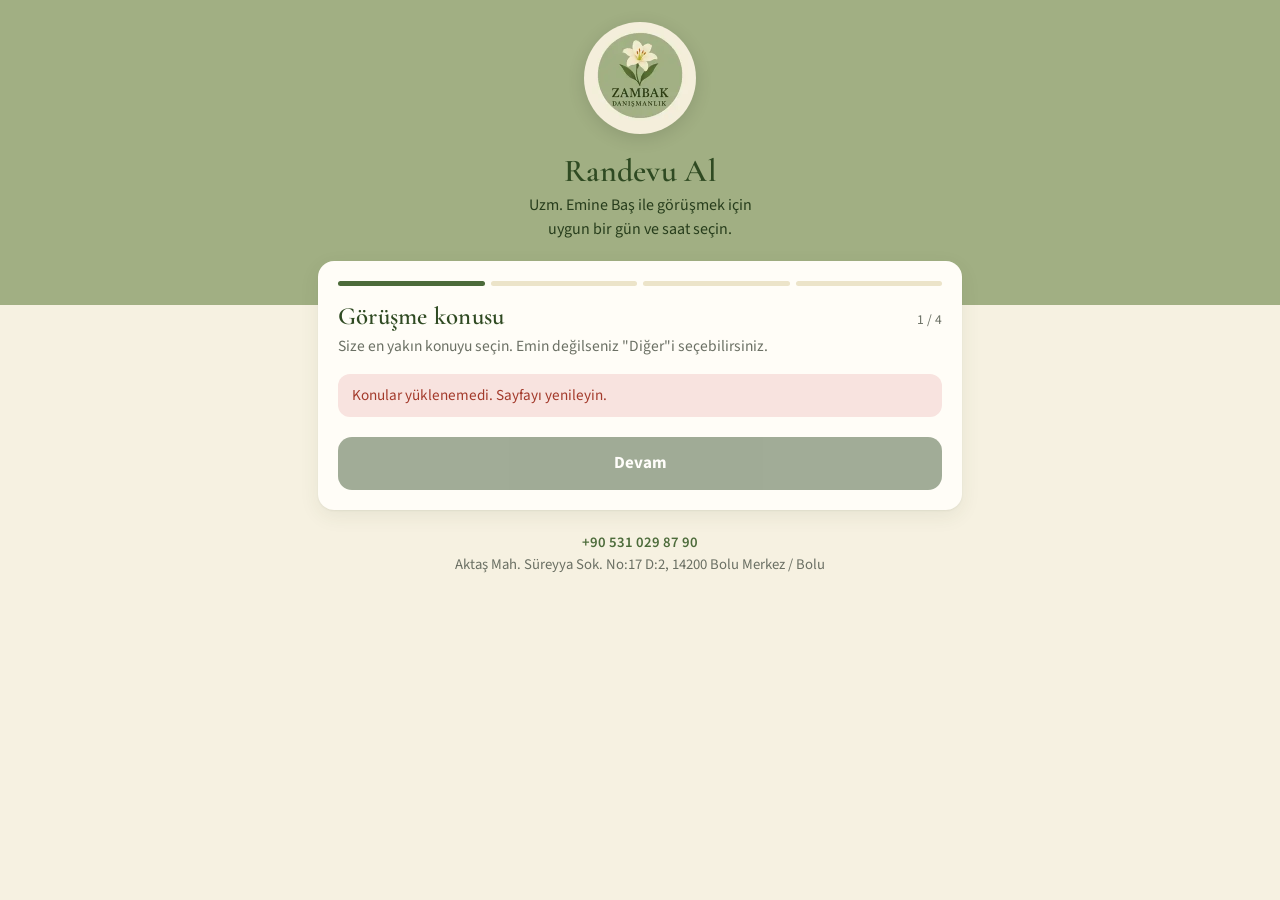
<file: index.html>
<!DOCTYPE html>
<html lang="tr">
<head>
<meta charset="utf-8">
<meta name="viewport" content="width=device-width, initial-scale=1, viewport-fit=cover">
<title>Randevu Al · Zambak Danışmanlık</title>
<meta name="description" content="Zambak Danışmanlık – Bolu. Rehberlik ve psikolojik danışmanlık için online randevu.">
<meta name="theme-color" content="#a1af83">
<link rel="icon" href="/favicon.ico" sizes="any">
<link rel="icon" type="image/png" href="/icon-192.png">
<link rel="apple-touch-icon" href="/apple-touch-icon.jpg">
<link rel="manifest" href="/manifest.webmanifest">
<link rel="preconnect" href="https://fonts.googleapis.com">
<link rel="preconnect" href="https://fonts.gstatic.com" crossorigin>
<link href="https://fonts.googleapis.com/css2?family=Cormorant+Garamond:wght@500;600;700&family=Source+Sans+3:wght@400;600;700&display=swap" rel="stylesheet">
<link rel="stylesheet" href="/styles.css">
</head>
<body>
<header class="ust">
  <div class="kap">
    <img src="/logo.webp" alt="Zambak Danışmanlık logosu" width="112" height="112">
    <h1>Randevu Al</h1>
    <p>Uzm. <span id="uzman-adi">Emine Baş</span> ile görüşmek için uygun bir gün ve saat seçin.</p>
  </div>
</header>

<main class="kap">
  <section class="kart" id="sihirbaz">
    <div class="adimlar" aria-hidden="true"><span></span><span></span><span></span><span></span></div>

    <!-- Adım 1: Konu -->
    <div data-adim="1">
      <div class="adim-baslik"><h2>Görüşme konusu</h2><span class="adim-no">1 / 4</span></div>
      <p class="aciklama">Size en yakın konuyu seçin. Emin değilseniz "Diğer"i seçebilirsiniz.</p>
      <div id="konular"><div class="yukleniyor">Konular yükleniyor…</div></div>
      <div class="alt-cubuk"><button class="btn" id="ileri-1" disabled>Devam</button></div>
    </div>

    <!-- Adım 2: Tarih ve saat -->
    <div data-adim="2" class="gizli">
      <div class="adim-baslik"><h2>Gün ve saat</h2><span class="adim-no">2 / 4</span></div>
      <p class="aciklama">Görüşmeler yaklaşık <span id="seans-sure">60</span> dakika sürer.</p>
      <div class="gunler" id="gunler"><div class="yukleniyor">Takvim yükleniyor…</div></div>
      <div id="saatler-kap"></div>
      <div class="alt-cubuk">
        <button class="btn ikincil" data-geri="1">Geri</button>
        <button class="btn" id="ileri-2" disabled>Devam</button>
      </div>
    </div>

    <!-- Adım 3: Ön bilgi -->
    <form data-adim="3" class="gizli" id="form" novalidate>
      <div class="adim-baslik"><h2>Ön bilgiler</h2><span class="adim-no">3 / 4</span></div>
      <p class="aciklama">Bu bilgiler yalnızca uzmanımız tarafından görülür ve görüşmeye hazırlıklı gelmesine yardımcı olur.</p>

      <label>Randevu kimin için?</label>
      <div class="secenekler" id="kimin">
        <button type="button" class="cip" data-deger="cocuk">Çocuğum için</button>
        <button type="button" class="cip" data-deger="ergen">Ergen çocuğum için</button>
        <button type="button" class="cip" data-deger="yetiskin">Kendim için</button>
        <button type="button" class="cip" data-deger="cift_aile">Çift / Aile olarak</button>
      </div>

      <div class="satir">
        <div>
          <label for="danisan">Danışanın adı soyadı</label>
          <input type="text" id="danisan" maxlength="120" autocomplete="off" required>
        </div>
        <div>
          <label for="yas">Yaşı <small>(isteğe bağlı)</small></label>
          <input type="number" id="yas" min="0" max="120" inputmode="numeric">
        </div>
      </div>

      <div id="okul-alani" class="gizli">
        <label for="okul">Okulu ve sınıfı <small>(isteğe bağlı)</small></label>
        <input type="text" id="okul" maxlength="60" placeholder="Örn. 6. sınıf">
      </div>

      <div id="veli-alani">
        <label for="iletisim-adi">Sizin adınız soyadınız <small id="veli-etiket">(veli)</small></label>
        <input type="text" id="iletisim-adi" maxlength="120" autocomplete="name" required>
      </div>

      <div class="satir">
        <div>
          <label for="telefon">Telefon</label>
          <input type="tel" id="telefon" maxlength="20" autocomplete="tel" placeholder="05xx xxx xx xx" required>
        </div>
        <div>
          <label for="eposta">E-posta <small>(isteğe bağlı)</small></label>
          <input type="email" id="eposta" maxlength="160" autocomplete="email">
        </div>
      </div>

      <label for="neden">Kısaca başvuru nedeniniz</label>
      <textarea id="neden" maxlength="3000" placeholder="Ne zamandır, hangi durumlarda yaşanıyor, sizi en çok ne düşündürüyor?"></textarea>

      <label>Daha önce psikolojik destek ya da danışmanlık alındı mı?</label>
      <div class="secenekler" id="destek">
        <button type="button" class="cip" data-deger="evet">Evet</button>
        <button type="button" class="cip" data-deger="hayir">Hayır</button>
      </div>
      <div id="destek-not-alani" class="gizli">
        <label for="destek-not">Kısaca nereden ve ne zaman? <small>(isteğe bağlı)</small></label>
        <input type="text" id="destek-not" maxlength="1000">
      </div>

      <label class="onay">
        <input type="checkbox" id="kvkk">
        <span>Paylaştığım kişisel verilerin ve sağlık bilgilerinin, randevu ve danışmanlık hizmeti amacıyla Zambak Danışmanlık tarafından işlenmesine açık rıza veriyorum.</span>
      </label>
      <details>
        <summary>Aydınlatma metni</summary>
        <p>6698 sayılı Kişisel Verilerin Korunması Kanunu kapsamında; bu formda paylaştığınız kimlik, iletişim ve sağlık bilgileri yalnızca randevunuzun planlanması ve danışmanlık hizmetinin sunulması amacıyla, veri sorumlusu Zambak Danışmanlık tarafından işlenir. Bilgileriniz yalnızca uzmanımız tarafından görüntülenir, üçüncü kişilerle paylaşılmaz. Kanunun 11. maddesindeki haklarınız için bizimle iletişime geçebilirsiniz.</p>
      </details>

      <div class="hata gizli" id="form-hata"></div>
      <div class="alt-cubuk">
        <button type="button" class="btn ikincil" data-geri="2">Geri</button>
        <button type="submit" class="btn">Devam</button>
      </div>
    </form>

    <!-- Adım 4: Onay -->
    <div data-adim="4" class="gizli">
      <div class="adim-baslik"><h2>Kontrol edin</h2><span class="adim-no">4 / 4</span></div>
      <div class="ozet" id="ozet"></div>
      <div class="hata gizli" id="gonder-hata"></div>
      <div class="alt-cubuk">
        <button class="btn ikincil" data-geri="3">Düzenle</button>
        <button class="btn" id="gonder">Randevuyu talep et</button>
      </div>
    </div>

    <!-- Başarılı -->
    <div data-adim="5" class="gizli basari">
      <div class="ikon">✓</div>
      <h2>Randevu talebiniz alındı</h2>
      <p id="basari-metin" class="aciklama"></p>
      <p class="aciklama">Uzmanımız randevunuzu onaylamak için sizi arayacaktır. Değişiklik için bizi arayabilirsiniz.</p>
      <div class="alt-cubuk"><a class="btn ikincil" href="/">Yeni randevu</a></div>
    </div>
  </section>

  <p class="iletisim">
    <a id="tel-link" href="tel:+905310298790">+90 531 029 87 90</a><br>
    <span id="adres">Aktaş Mah. Süreyya Sok. No:17 D:2, Bolu Merkez</span>
  </p>
</main>

<script src="/config.js"></script>
<script src="/app.js"></script>
</body>
</html>
</file>
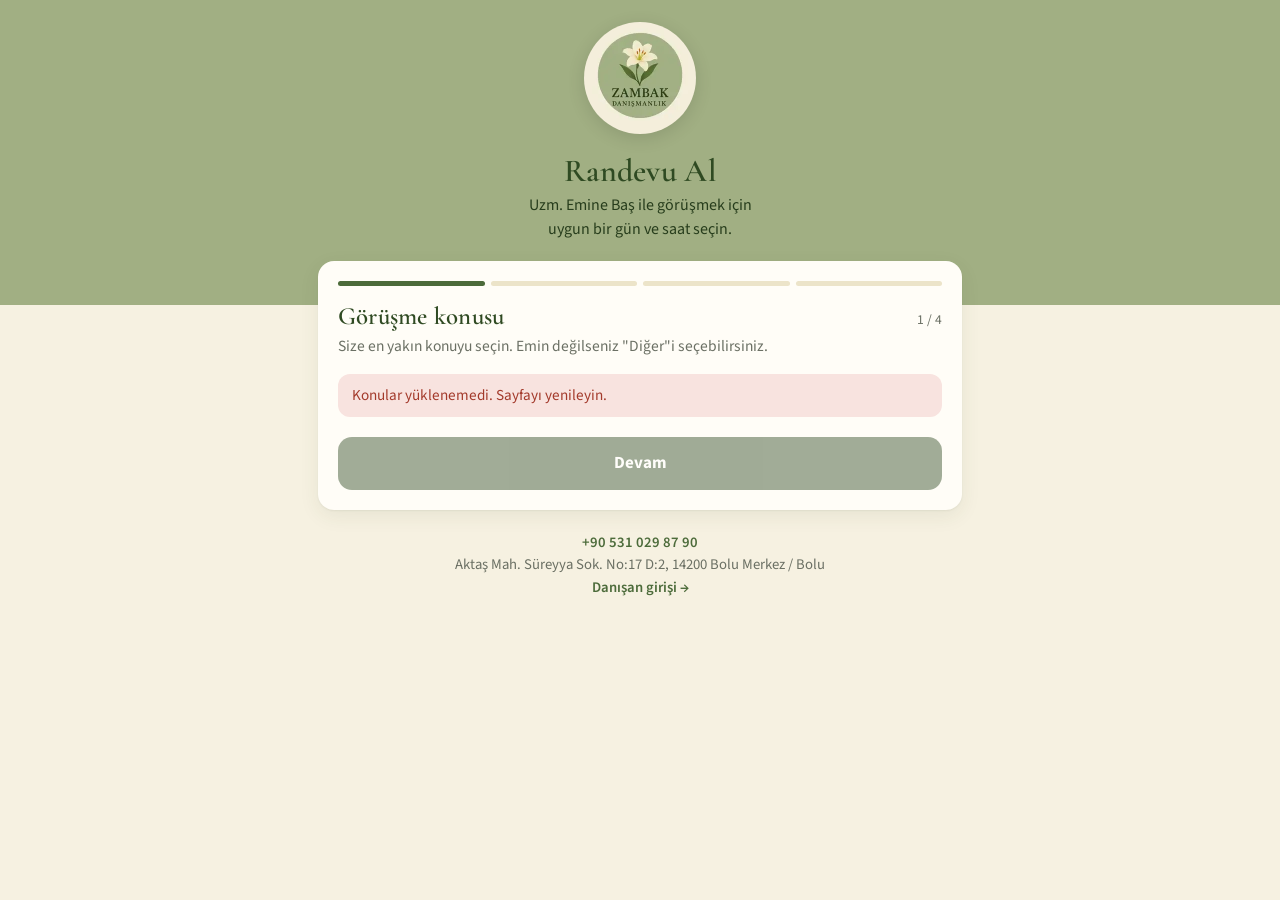
<file: public/index.html>
<!DOCTYPE html>
<html lang="tr">
<head>
<meta charset="utf-8">
<meta name="viewport" content="width=device-width, initial-scale=1, viewport-fit=cover">
<title>Randevu Al · Zambak Danışmanlık</title>
<meta name="description" content="Zambak Danışmanlık – Bolu. Rehberlik ve psikolojik danışmanlık için online randevu.">
<meta name="theme-color" content="#a1af83">
<link rel="icon" href="/favicon.ico" sizes="any">
<link rel="icon" type="image/png" href="/icon-192.png">
<link rel="apple-touch-icon" href="/apple-touch-icon.jpg">
<link rel="manifest" href="/manifest.webmanifest">
<link rel="preconnect" href="https://fonts.googleapis.com">
<link rel="preconnect" href="https://fonts.gstatic.com" crossorigin>
<link href="https://fonts.googleapis.com/css2?family=Cormorant+Garamond:wght@500;600;700&family=Source+Sans+3:wght@400;600;700&display=swap" rel="stylesheet">
<link rel="stylesheet" href="/styles.css">
</head>
<body>
<header class="ust">
  <div class="kap">
    <img src="/logo.webp" alt="Zambak Danışmanlık logosu" width="112" height="112">
    <h1>Randevu Al</h1>
    <p>Uzm. <span id="uzman-adi">Emine Baş</span> ile görüşmek için uygun bir gün ve saat seçin.</p>
  </div>
</header>

<main class="kap">
  <section class="kart" id="sihirbaz">
    <div class="adimlar" aria-hidden="true"><span></span><span></span><span></span><span></span></div>

    <!-- Adım 1: Konu -->
    <div data-adim="1">
      <div class="adim-baslik"><h2>Görüşme konusu</h2><span class="adim-no">1 / 4</span></div>
      <p class="aciklama">Size en yakın konuyu seçin. Emin değilseniz "Diğer"i seçebilirsiniz.</p>
      <div id="konular"><div class="yukleniyor">Konular yükleniyor…</div></div>
      <div class="alt-cubuk"><button class="btn" id="ileri-1" disabled>Devam</button></div>
    </div>

    <!-- Adım 2: Tarih ve saat -->
    <div data-adim="2" class="gizli">
      <div class="adim-baslik"><h2>Gün ve saat</h2><span class="adim-no">2 / 4</span></div>
      <p class="aciklama">Görüşmeler yaklaşık <span id="seans-sure">60</span> dakika sürer.</p>
      <div class="gunler" id="gunler"><div class="yukleniyor">Takvim yükleniyor…</div></div>
      <div id="saatler-kap"></div>
      <div class="alt-cubuk">
        <button class="btn ikincil" data-geri="1">Geri</button>
        <button class="btn" id="ileri-2" disabled>Devam</button>
      </div>
    </div>

    <!-- Adım 3: Ön bilgi -->
    <form data-adim="3" class="gizli" id="form" novalidate>
      <div class="adim-baslik"><h2>Ön bilgiler</h2><span class="adim-no">3 / 4</span></div>
      <p class="aciklama">Bu bilgiler yalnızca uzmanımız tarafından görülür ve görüşmeye hazırlıklı gelmesine yardımcı olur.</p>

      <label>Randevu kimin için?</label>
      <div class="secenekler" id="kimin">
        <button type="button" class="cip" data-deger="cocuk">Çocuğum için</button>
        <button type="button" class="cip" data-deger="ergen">Ergen çocuğum için</button>
        <button type="button" class="cip" data-deger="yetiskin">Kendim için</button>
        <button type="button" class="cip" data-deger="cift_aile">Çift / Aile olarak</button>
      </div>

      <div class="satir">
        <div>
          <label for="danisan">Danışanın adı soyadı</label>
          <input type="text" id="danisan" maxlength="120" autocomplete="off" required>
        </div>
        <div>
          <label for="yas">Yaşı <small>(isteğe bağlı)</small></label>
          <input type="number" id="yas" min="0" max="120" inputmode="numeric">
        </div>
      </div>

      <div id="okul-alani" class="gizli">
        <label for="okul">Okulu ve sınıfı <small>(isteğe bağlı)</small></label>
        <input type="text" id="okul" maxlength="60" placeholder="Örn. 6. sınıf">
      </div>

      <div id="veli-alani">
        <label for="iletisim-adi">Sizin adınız soyadınız <small id="veli-etiket">(veli)</small></label>
        <input type="text" id="iletisim-adi" maxlength="120" autocomplete="name" required>
      </div>

      <div class="satir">
        <div>
          <label for="telefon">Telefon</label>
          <input type="tel" id="telefon" maxlength="20" autocomplete="tel" placeholder="05xx xxx xx xx" required>
        </div>
        <div>
          <label for="eposta">E-posta <small>(isteğe bağlı)</small></label>
          <input type="email" id="eposta" maxlength="160" autocomplete="email">
        </div>
      </div>

      <label for="neden">Kısaca başvuru nedeniniz</label>
      <textarea id="neden" maxlength="3000" placeholder="Ne zamandır, hangi durumlarda yaşanıyor, sizi en çok ne düşündürüyor?"></textarea>

      <label>Daha önce psikolojik destek ya da danışmanlık alındı mı?</label>
      <div class="secenekler" id="destek">
        <button type="button" class="cip" data-deger="evet">Evet</button>
        <button type="button" class="cip" data-deger="hayir">Hayır</button>
      </div>
      <div id="destek-not-alani" class="gizli">
        <label for="destek-not">Kısaca nereden ve ne zaman? <small>(isteğe bağlı)</small></label>
        <input type="text" id="destek-not" maxlength="1000">
      </div>

      <label class="onay">
        <input type="checkbox" id="kvkk">
        <span>Paylaştığım kişisel verilerin ve sağlık bilgilerinin, randevu ve danışmanlık hizmeti amacıyla Zambak Danışmanlık tarafından işlenmesine açık rıza veriyorum.</span>
      </label>
      <details>
        <summary>Aydınlatma metni</summary>
        <p>6698 sayılı Kişisel Verilerin Korunması Kanunu kapsamında; bu formda paylaştığınız kimlik, iletişim ve sağlık bilgileri yalnızca randevunuzun planlanması ve danışmanlık hizmetinin sunulması amacıyla, veri sorumlusu Zambak Danışmanlık tarafından işlenir. Bilgileriniz yalnızca uzmanımız tarafından görüntülenir, üçüncü kişilerle paylaşılmaz. Kanunun 11. maddesindeki haklarınız için bizimle iletişime geçebilirsiniz.</p>
      </details>

      <div class="hata gizli" id="form-hata"></div>
      <div class="alt-cubuk">
        <button type="button" class="btn ikincil" data-geri="2">Geri</button>
        <button type="submit" class="btn">Devam</button>
      </div>
    </form>

    <!-- Adım 4: Onay -->
    <div data-adim="4" class="gizli">
      <div class="adim-baslik"><h2>Kontrol edin</h2><span class="adim-no">4 / 4</span></div>
      <div class="ozet" id="ozet"></div>
      <div class="hata gizli" id="gonder-hata"></div>
      <div class="alt-cubuk">
        <button class="btn ikincil" data-geri="3">Düzenle</button>
        <button class="btn" id="gonder">Randevuyu talep et</button>
      </div>
    </div>

    <!-- Başarılı -->
    <div data-adim="5" class="gizli basari">
      <div class="ikon">✓</div>
      <h2>Randevu talebiniz alındı</h2>
      <p id="basari-metin" class="aciklama"></p>
      <p class="aciklama">Uzmanımız randevunuzu onaylamak için sizi arayacaktır. Değişiklik için bizi arayabilirsiniz.</p>
      <div class="alt-cubuk"><a class="btn ikincil" href="/">Yeni randevu</a></div>
    </div>
  </section>

  <p class="iletisim">
    <a id="tel-link" href="tel:+905310298790">+90 531 029 87 90</a><br>
    <span id="adres">Aktaş Mah. Süreyya Sok. No:17 D:2, Bolu Merkez</span>
    <br><a class="danisan-link" href="/danisan">Danışan girişi →</a>
  </p>
</main>

<script src="/config.js"></script>
<script src="/app.js"></script>
</body>
</html>
</file>
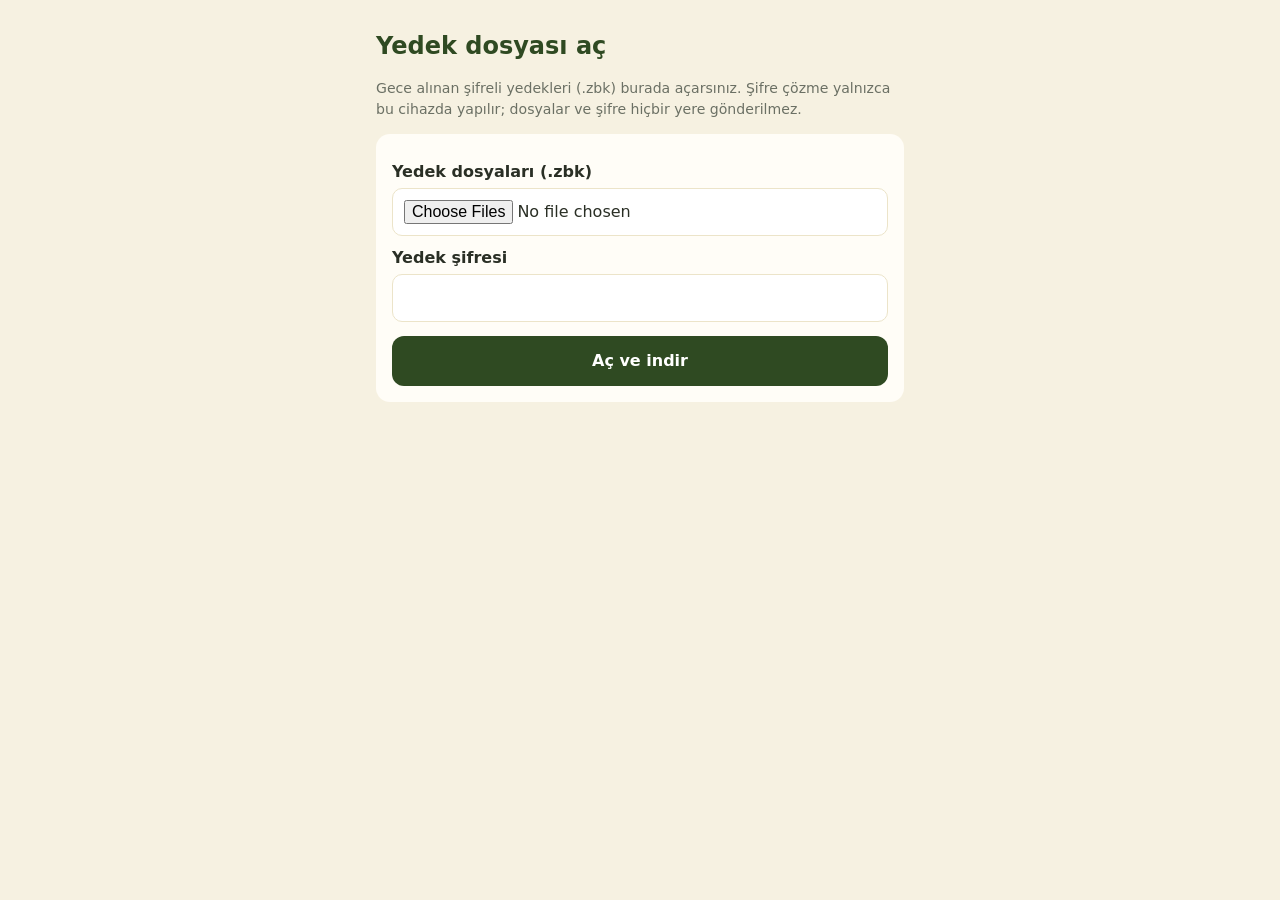
<file: public/yedek-ac.html>
<!DOCTYPE html>
<html lang="tr">
<head>
<meta charset="utf-8">
<meta name="viewport" content="width=device-width, initial-scale=1">
<title>Yedek Aç · Zambak Danışmanlık</title>
<meta name="robots" content="noindex, nofollow">
<link rel="icon" href="/favicon.ico" sizes="any">
<style>
  :root{--krem-koyu:#ece4c9;--yesil:#2f4a22;--metin:#2a2f25;--soluk:#6b7064}
  *{box-sizing:border-box}
  body{margin:0;background:#f6f1e1;font-family:system-ui,sans-serif;color:var(--metin);line-height:1.5}
  main{max-width:560px;margin:0 auto;padding:20px 16px}
  h1{color:var(--yesil);font-size:1.5rem;margin:8px 0}
  .kutu{background:#fffdf7;border-radius:14px;padding:16px;margin:12px 0}
  label{display:block;font-weight:600;margin:10px 0 4px}
  input{width:100%;padding:11px;border:1.5px solid var(--krem-koyu);border-radius:10px;font:inherit;background:#fff}
  .btn{margin-top:14px;border:0;border-radius:12px;background:var(--yesil);color:#fff;font:inherit;font-weight:700;padding:13px;width:100%;cursor:pointer}
  .not{color:var(--soluk);font-size:.88rem}
  #sonuc li{margin:4px 0}
  .hata{color:#a33}
</style>
</head>
<body>
<main>
  <h1>Yedek dosyası aç</h1>
  <p class="not">Gece alınan şifreli yedekleri (.zbk) burada açarsınız. Şifre çözme yalnızca bu cihazda yapılır; dosyalar ve şifre hiçbir yere gönderilmez.</p>
  <div class="kutu">
    <label for="dosyalar">Yedek dosyaları (.zbk)</label>
    <input type="file" id="dosyalar" accept=".zbk" multiple>
    <label for="sifre">Yedek şifresi</label>
    <input type="password" id="sifre" autocomplete="off">
    <button class="btn" id="ac">Aç ve indir</button>
  </div>
  <ul id="sonuc"></ul>
</main>
<script>
const enc = new TextEncoder(), dec = new TextDecoder();
async function coz(buf, sifre) {
  const d = new Uint8Array(buf);
  if (dec.decode(d.slice(0, 4)) !== "ZBK1") throw new Error("Zambak yedek dosyası değil");
  const ham = await crypto.subtle.importKey("raw", enc.encode(sifre), "PBKDF2", false, ["deriveKey"]);
  const anahtar = await crypto.subtle.deriveKey(
    { name: "PBKDF2", salt: d.slice(4, 20), iterations: 200000, hash: "SHA-256" },
    ham, { name: "AES-GCM", length: 256 }, false, ["decrypt"]);
  let duz;
  try { duz = new Uint8Array(await crypto.subtle.decrypt({ name: "AES-GCM", iv: d.slice(20, 32) }, anahtar, d.slice(32))); }
  catch { throw new Error("Şifre yanlış ya da dosya bozuk"); }
  const n = new DataView(duz.buffer).getUint32(0);
  return { baslik: JSON.parse(dec.decode(duz.slice(4, 4 + n))), icerik: duz.slice(4 + n) };
}
function indir(ad, veri, tip) {
  const a = document.createElement("a");
  a.href = URL.createObjectURL(new Blob([veri], { type: tip || "application/octet-stream" }));
  a.download = ad.split("/").pop(); document.body.appendChild(a); a.click(); a.remove();
}
document.getElementById("ac").onclick = async () => {
  const dosyalar = [...document.getElementById("dosyalar").files];
  const sifre = document.getElementById("sifre").value.trim();
  const ul = document.getElementById("sonuc"); ul.innerHTML = "";
  if (!dosyalar.length || !sifre) { ul.innerHTML = '<li class="hata">Dosya seçin ve şifreyi yazın.</li>'; return; }
  for (const f of dosyalar) {
    const li = document.createElement("li"); li.textContent = f.name + " açılıyor…"; ul.appendChild(li);
    try {
      const { baslik, icerik } = await coz(await f.arrayBuffer(), sifre);
      indir(baslik.ad, icerik, baslik.tip || (baslik.tur === "veri" ? "application/json" : ""));
      let ek = "";
      if (baslik.tur === "veri") {
        const j = JSON.parse(dec.decode(icerik));
        const t = j.tablolar || {};
        ek = " · " + (t["public.clients"] || []).length + " danışan, " + (t["public.appointments"] || []).length + " randevu, " + (t["public.sessions"] || []).length + " görüşme";
      }
      li.textContent = "✓ " + baslik.ad.split("/").pop() + ek;
    } catch (e) { li.className = "hata"; li.textContent = "✗ " + f.name + ": " + e.message; }
  }
};
</script>
</body>
</html>
</file>
<file: styles.css>
:root{
  --krem:#f6f1e1;
  --krem-koyu:#ece4c9;
  --ada:#a1af83;
  --ada-acik:#dfe5d1;
  --yesil:#2f4a22;
  --yesil-orta:#4c6b3a;
  --metin:#2a2f25;
  --soluk:#6b7064;
  --beyaz:#fffdf7;
  --kirmizi:#a33a2b;
  --golge:0 1px 2px rgba(47,74,34,.06),0 6px 20px rgba(47,74,34,.08);
  --r:16px;
}
*{box-sizing:border-box}
html,body{margin:0}
body{
  font-family:"Source Sans 3",system-ui,-apple-system,"Segoe UI",Roboto,sans-serif;
  background:var(--krem);color:var(--metin);font-size:17px;line-height:1.5;
  -webkit-font-smoothing:antialiased;
}
h1,h2,h3{font-family:"Cormorant Garamond",Georgia,serif;color:var(--yesil);margin:0;font-weight:600;letter-spacing:.01em}
h1{font-size:2rem;line-height:1.1}
h2{font-size:1.55rem;line-height:1.15}
h3{font-size:1.2rem}
a{color:var(--yesil-orta)}
.kap{max-width:680px;margin:0 auto;padding:0 18px}

/* Üst bölüm */
.ust{background:var(--ada);padding:22px 0 64px;text-align:center;color:var(--yesil)}
.ust img{width:112px;height:112px;border-radius:50%;box-shadow:0 4px 18px rgba(0,0,0,.12);background:var(--krem)}
.ust h1{margin-top:10px}
.ust p{margin:.35rem auto 0;max-width:30ch;color:#273d1c;font-size:1rem}

.kart{background:var(--beyaz);border-radius:var(--r);box-shadow:var(--golge);padding:20px;margin:-44px auto 18px;position:relative}
.kart + .kart{margin-top:0}

/* Adım göstergesi */
.adimlar{display:flex;gap:6px;margin-bottom:16px}
.adimlar span{flex:1;height:5px;border-radius:5px;background:var(--krem-koyu)}
.adimlar span.aktif{background:var(--yesil-orta)}
.adim-baslik{display:flex;justify-content:space-between;align-items:baseline;gap:8px;margin-bottom:4px}
.adim-no{font-size:.85rem;color:var(--soluk);white-space:nowrap}
.aciklama{color:var(--soluk);margin:.2rem 0 1rem;font-size:.97rem}

/* Konu seçimi */
.kategori{margin:14px 0 6px;font-size:.8rem;font-weight:700;text-transform:uppercase;letter-spacing:.08em;color:var(--yesil-orta)}
.secenekler{display:flex;flex-wrap:wrap;gap:8px}
.cip{
  border:1.5px solid var(--krem-koyu);background:var(--beyaz);color:var(--metin);
  padding:9px 14px;border-radius:999px;font:inherit;font-size:.95rem;cursor:pointer;text-align:left;
  transition:border-color .15s,background .15s;
}
.cip:hover{border-color:var(--ada)}
.cip.secili{background:var(--yesil);border-color:var(--yesil);color:#fff}

/* Tarih şeridi */
.gunler{display:flex;gap:8px;overflow-x:auto;padding:4px 2px 10px;scroll-snap-type:x mandatory;-webkit-overflow-scrolling:touch}
.gun{
  flex:0 0 66px;scroll-snap-align:start;border:1.5px solid var(--krem-koyu);background:var(--beyaz);
  border-radius:14px;padding:8px 4px;text-align:center;cursor:pointer;font:inherit;color:var(--metin)
}
.gun .ad{font-size:.78rem;color:var(--soluk);display:block}
.gun .no{font-size:1.4rem;font-weight:700;display:block;line-height:1.2}
.gun .ay{font-size:.75rem;display:block}
.gun .say{font-size:.7rem;color:var(--yesil-orta);display:block;margin-top:2px}
.gun.dolu{opacity:.4;cursor:not-allowed}
.gun.dolu .say{color:var(--soluk)}
.gun.secili{background:var(--yesil);border-color:var(--yesil);color:#fff}
.gun.secili .ad,.gun.secili .say{color:#e6eedb}
.saatler{display:grid;grid-template-columns:repeat(auto-fill,minmax(84px,1fr));gap:8px;margin-top:8px}
.saat{border:1.5px solid var(--ada);background:var(--ada-acik);color:var(--yesil);border-radius:12px;padding:10px 0;font:inherit;font-weight:600;cursor:pointer}
.saat.secili{background:var(--yesil);border-color:var(--yesil);color:#fff}
.bos{color:var(--soluk);font-size:.95rem;padding:10px 0}

/* Form */
label{display:block;font-weight:600;font-size:.95rem;margin:14px 0 6px}
label small{font-weight:400;color:var(--soluk)}
input[type=text],input[type=tel],input[type=email],input[type=number],input[type=password],input[type=date],input[type=time],select,textarea{
  width:100%;padding:12px 13px;border:1.5px solid var(--krem-koyu);border-radius:12px;background:#fff;
  font:inherit;color:var(--metin);
}
input:focus,select:focus,textarea:focus{outline:none;border-color:var(--yesil-orta);box-shadow:0 0 0 3px rgba(76,107,58,.15)}
textarea{min-height:110px;resize:vertical}
.satir{display:grid;grid-template-columns:1fr 1fr;gap:10px}
.satir > div label{margin-top:14px}
.onay{display:flex;gap:10px;align-items:flex-start;margin-top:16px;font-size:.93rem;font-weight:400}
.onay input{width:22px;height:22px;margin-top:2px;flex:0 0 auto;accent-color:var(--yesil)}
details{background:var(--krem);border-radius:12px;padding:10px 14px;margin-top:12px;font-size:.88rem;color:var(--soluk)}
details summary{cursor:pointer;color:var(--yesil-orta);font-weight:600}

/* Butonlar */
.btn{
  display:inline-flex;align-items:center;justify-content:center;gap:8px;border:0;border-radius:14px;
  background:var(--yesil);color:#fff;font:inherit;font-weight:700;padding:14px 20px;cursor:pointer;min-height:50px
}
.btn:disabled{opacity:.45;cursor:not-allowed}
.btn.ikincil{background:transparent;color:var(--yesil);border:1.5px solid var(--krem-koyu)}
.btn.kucuk{min-height:38px;padding:8px 12px;font-size:.9rem;border-radius:10px}
.btn.tehlike{background:var(--kirmizi)}
.alt-cubuk{display:flex;gap:10px;margin-top:20px}
.alt-cubuk .btn{flex:1}

.ozet{background:var(--krem);border-radius:12px;padding:12px 14px;margin:12px 0;font-size:.96rem}
.ozet div{display:flex;justify-content:space-between;gap:12px;padding:4px 0}
.ozet div span:first-child{color:var(--soluk)}
.ozet div span:last-child{text-align:right;font-weight:600}
.hata{background:#f8e3df;color:var(--kirmizi);border-radius:12px;padding:10px 14px;margin-top:12px;font-size:.95rem}
.basari{text-align:center;padding:10px 0}
.basari .ikon{width:64px;height:64px;border-radius:50%;background:var(--ada-acik);color:var(--yesil);display:grid;place-items:center;margin:0 auto 10px;font-size:2rem}
.gizli{display:none!important}

.iletisim{font-size:.92rem;color:var(--soluk);text-align:center;padding:4px 0 32px}
.iletisim a{color:var(--yesil-orta);font-weight:600;text-decoration:none}
.yukleniyor{color:var(--soluk);padding:16px 0;text-align:center}

/* Yönetim */
.panel-ust{display:flex;align-items:center;gap:12px;padding:14px 0}
.panel-ust img{width:44px;height:44px;border-radius:50%}
.panel-ust h1{font-size:1.45rem;flex:1}
.sekmeler{display:flex;gap:6px;overflow-x:auto;margin-bottom:12px}
.sekme{border:0;background:var(--krem-koyu);color:var(--metin);border-radius:999px;padding:8px 14px;font:inherit;font-size:.92rem;cursor:pointer;white-space:nowrap}
.sekme.aktif{background:var(--yesil);color:#fff}
.randevu{background:var(--beyaz);border-radius:var(--r);box-shadow:var(--golge);padding:16px;margin-bottom:12px;border-left:5px solid var(--ada)}
.randevu.beklemede{border-left-color:#d1a23a}
.randevu.iptal{opacity:.6;border-left-color:#bbb}
.randevu.tamamlandi{border-left-color:var(--yesil)}
.randevu .tarih{font-weight:700;color:var(--yesil)}
.randevu .rozet{font-size:.75rem;font-weight:700;padding:3px 9px;border-radius:999px;background:var(--krem-koyu);float:right}
.rozet.beklemede{background:#f6e7c1;color:#7a5a12}
.rozet.onaylandi{background:var(--ada-acik);color:var(--yesil)}
.rozet.iptal{background:#eee;color:#666}
.rozet.tamamlandi{background:var(--yesil);color:#fff}
.randevu dl{display:grid;grid-template-columns:max-content 1fr;gap:4px 12px;margin:10px 0;font-size:.94rem}
.randevu dt{color:var(--soluk)}
.randevu dd{margin:0;white-space:pre-wrap;word-break:break-word}
.randevu .islemler{display:flex;flex-wrap:wrap;gap:8px;margin-top:10px}
.saat-satiri{display:grid;grid-template-columns:92px 1fr 1fr 44px;gap:8px;align-items:center;margin:8px 0}
.saat-satiri input[type=checkbox]{width:22px;height:22px;accent-color:var(--yesil);justify-self:center}
.kapali-liste{list-style:none;padding:0;margin:10px 0}
.kapali-liste li{display:flex;justify-content:space-between;align-items:center;gap:8px;padding:8px 0;border-bottom:1px solid var(--krem-koyu);font-size:.94rem}
.bildirim{position:fixed;left:50%;bottom:20px;transform:translateX(-50%);background:var(--yesil);color:#fff;padding:10px 18px;border-radius:999px;font-size:.92rem;box-shadow:var(--golge);z-index:20}

@media (max-width:420px){
  h1{font-size:1.75rem}
  .satir{grid-template-columns:1fr}
}

/* Danışan takibi */
.arac-cubugu{display:flex;gap:8px;margin-bottom:10px}
.arac-cubugu input{flex:1}
#danisan-filtre{margin-bottom:12px}
.danisan-kart{cursor:pointer}
.danisan-kart .tarih small{font-weight:400;color:var(--soluk)}
.kart-alt{display:flex;flex-wrap:wrap;gap:6px 14px;font-size:.85rem;color:var(--soluk);margin-top:6px}
.kart-alt .vurgu{color:#7a5a12;font-weight:600}
.baslik-satiri{display:flex;justify-content:space-between;align-items:center;gap:10px;margin-bottom:8px}
.alt-form{background:var(--krem);border-radius:12px;padding:4px 14px 14px;margin:8px 0 14px}
#danisan-dosya > .btn{margin-bottom:12px}
#dosya-bilgi h2{margin-top:2px}
.sonraki{background:var(--ada-acik);color:var(--yesil);border-radius:10px;padding:8px 12px;font-size:.94rem;margin:6px 0}
.puanlar{display:grid;grid-template-columns:repeat(10,1fr);gap:4px}
.puan{border:1.5px solid var(--krem-koyu);background:#fff;border-radius:10px;padding:9px 0;font:inherit;font-weight:700;cursor:pointer;color:var(--metin)}
.puan.secili{background:var(--yesil);border-color:var(--yesil);color:#fff}
.ilerleme-grafik{display:flex;align-items:flex-end;gap:6px;height:150px;padding-top:6px;overflow-x:auto}
.cubuk-kap{flex:1;min-width:30px;height:100%;display:flex;flex-direction:column;justify-content:flex-end;align-items:center}
.cubuk{width:70%;background:linear-gradient(var(--yesil-orta),var(--ada));border-radius:6px 6px 2px 2px;min-height:4px}
.cubuk-deger{font-size:.8rem;font-weight:700;color:var(--yesil);margin-bottom:2px}
.cubuk-tarih{font-size:.68rem;color:var(--soluk);margin-top:4px;white-space:nowrap}
.gorusme{border-top:1px solid var(--krem-koyu);padding:12px 0}
.gorusme:first-child{border-top:0}
.gorusme-ust{display:flex;justify-content:space-between;gap:8px;align-items:flex-start;color:var(--yesil)}
.gorusme-bolum{margin-top:8px}
.gorusme-bolum span{font-size:.78rem;font-weight:700;text-transform:uppercase;letter-spacing:.06em;color:var(--yesil-orta)}
.gorusme-bolum p{margin:2px 0 0;white-space:pre-wrap;word-break:break-word}
.odev{border-top:1px solid var(--krem-koyu);padding:12px 0}
.odev:first-child{border-top:0}
.odev-ust{display:flex;justify-content:space-between;gap:8px;align-items:flex-start}
.odev.yapildi .odev-ust strong{text-decoration:line-through;color:var(--soluk)}
.odev-aciklama{margin:4px 0;white-space:pre-wrap;font-size:.95rem}
.odev-durumlar{margin-top:8px}
.kucuk-cip{padding:6px 11px;font-size:.85rem}
.rozet.odev-verildi{background:#f6e7c1;color:#7a5a12}
.rozet.odev-yapildi{background:var(--yesil);color:#fff}
.rozet.odev-kismen{background:var(--ada-acik);color:var(--yesil)}
.rozet.odev-yapilmadi{background:#f8e3df;color:var(--kirmizi)}
.gecikti{color:var(--kirmizi);font-weight:700}
.satir-buton{display:flex;gap:6px}
.satir-buton input{flex:1}
.odev label{margin-top:10px}
input[type=search],input[type=datetime-local]{width:100%;padding:12px 13px;border:1.5px solid var(--krem-koyu);border-radius:12px;background:#fff;font:inherit;color:var(--metin)}
</file>
